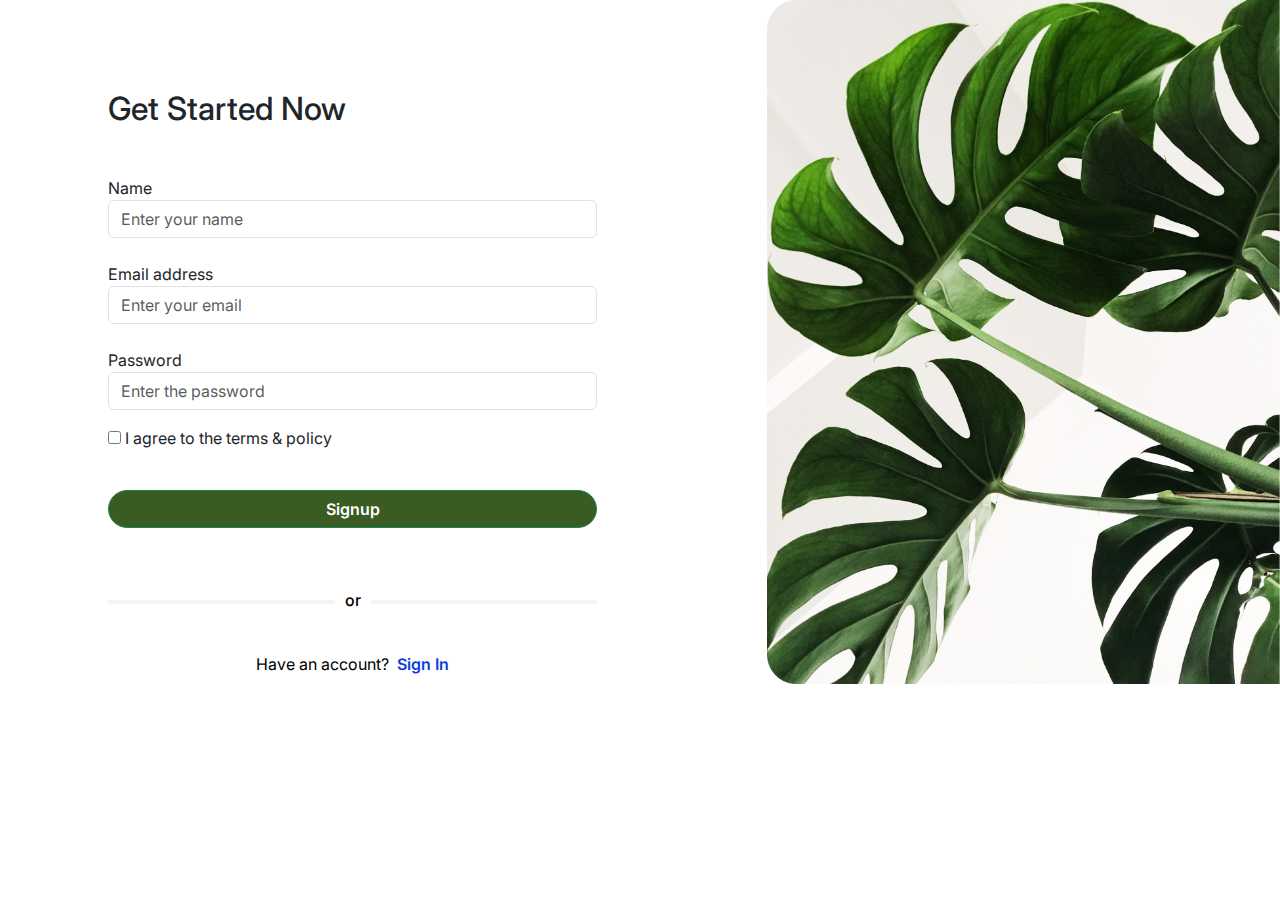
<file: index.html>
<!DOCTYPE html>
<html lang="en">
  <head>
    <meta charset="UTF-8" />
    <meta name="viewport" content="width=device-width, initial-scale=1.0" />
    <title>Register</title>
    <link rel="shortcut icon" href="images/chris-lee-image.png" />
    <link rel="stylesheet" href="./css/bootstrap.min.css" />
    <link rel="stylesheet" href="./css/style.css" />
    <link rel="preconnect" href="https://fonts.googleapis.com" />
    <link rel="preconnect" href="https://fonts.gstatic.com" crossorigin />
    <link
      href="https://fonts.googleapis.com/css2?family=Inter:ital,opsz,wght@0,14..32,100..900;1,14..32,100..900&display=swap"
      rel="stylesheet"
    />
  </head>
  <body>
    <div class="row ms-5 m-0 justify-content-between input-container-parent">
      <div
        class="mx-5 col-md-5 col-sm-12 input-container-child position-relative"
      >
        <h2 class="mb-5">Get Started Now</h2>
        <!-- <p class="mb-5 fw-medium">
          Enter your Credentials to access your account
        </p> -->
        <form id="signInForm">
          <label for="name">Name</label>
          <input
            type="text"
            name="name"
            id="name"
            class="form-control"
            placeholder="Enter your name"
          />
          <div id="nameErrorMessage" class="text-danger mt-2"></div>
          <label for="email" class="mt-3">Email address</label>
          <input
            type="email"
            name="email"
            id="email"
            class="form-control"
            placeholder="Enter your email"
          />
          <div id="emailErrorMessage" class="text-danger mt-2"></div>
          <div id="exist" class="d-none text-center py-3 bg-danger text-white">
            Email already exists
          </div>
          <label for="password" class="mt-3">Password</label>
          <input
            type="password"
            name="password"
            class="form-control"
            id="password"
            placeholder="Enter the password"
          />
          <div id="passwordErrorMessage" class="text-danger mt-2 d-none">
            <p>Password must meet the following criteria:</p>
            <p>- Must be between 6 to 16 characters</p>
            <p>- Must include at least one numeric digit (0-9).</p>
            <p>- Must include at least one special character (!@#$%^&*).</p>
          </div>

          <input type="checkbox" name="checkbox" id="checkbox" value=" " />
          <label for="checkbox" class="mb-3 mt-3"
            >I agree to the terms & policy</label
          >
          <div id="success" class="p-3 text-white text-center d-none">
            Success
          </div>
          <button
            class="btn btn-success mt-4 mb-5 w-100 rounded-pill"
            type="submit"
          >
            Signup
          </button>
        </form>
        <div class="center-line text-center position-relative">
          .
          <div class="center-text position-absolute">or</div>
        </div>
        <a href="login.html" class="text-decoration-none"
          ><p class="text-center mt-5 text-black">
            Have an account? <span class="ps-1 blue-word">Sign In</span>
          </p></a
        >
      </div>
      <div class="col-5 p-0 m-0">
        <img src="./images/chris-lee-image.png" class="w-100" alt="" />
      </div>
    </div>

    <script src="js/bootstrap.bundle.min.js"></script>
    <script src="js/main.js"></script>
  </body>
</html>
</file>
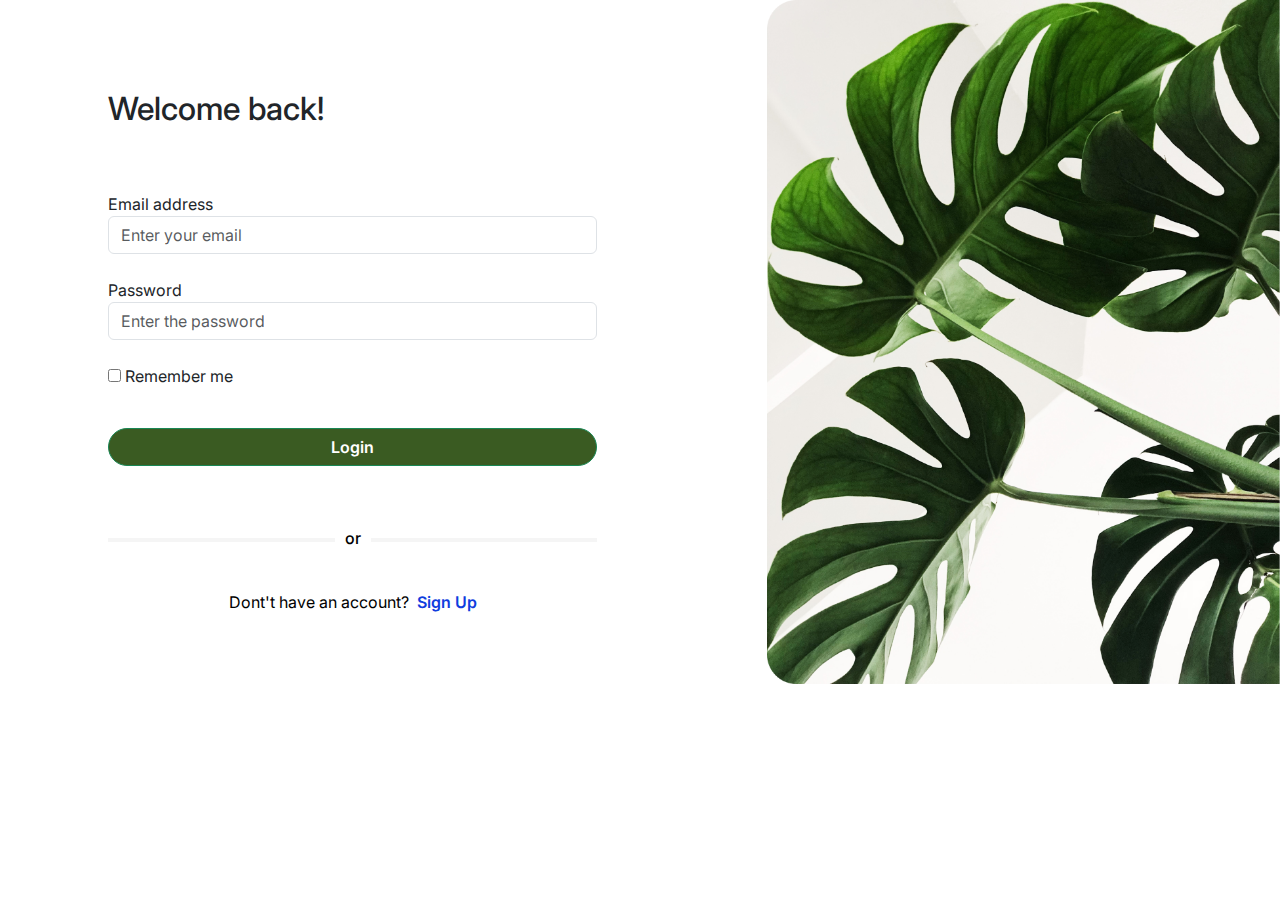
<file: login.html>
<!DOCTYPE html>
<html lang="en">
  <head>
    <meta charset="UTF-8" />
    <meta name="viewport" content="width=device-width, initial-scale=1.0" />
    <title>Login</title>
    <link rel="shortcut icon" href="images/chris-lee-image.png" />
    <link rel="stylesheet" href="./css/bootstrap.min.css" />
    <link rel="stylesheet" href="./css/style.css" />
    <link rel="preconnect" href="https://fonts.googleapis.com" />
    <link rel="preconnect" href="https://fonts.gstatic.com" crossorigin />
    <link
      href="https://fonts.googleapis.com/css2?family=Inter:ital,opsz,wght@0,14..32,100..900;1,14..32,100..900&display=swap"
      rel="stylesheet"
    />
  </head>
  <body>
    <div class="row ms-5 m-0 justify-content-between input-container-parent">
      <div
        class="mx-5 col-md-5 col-sm-12 input-container-child position-relative"
      >
        <h2 class="mb-5">Welcome back!</h2>
        <!-- <p class="mb-5 fw-medium">
          Enter your Credentials to access your account
        </p> -->
        <form id="LoginForm">
          <label for="email" class="mt-3">Email address</label>
          <input
            type="email"
            name="email"
            id="email"
            class="form-control"
            placeholder="Enter your email"
          />
          <div id="emailErrorMessage" class="text-danger mt-2"></div>
          <label for="password" class="mt-3">Password</label>
          <input
            type="password"
            name="password"
            class="form-control"
            id="password"
            placeholder="Enter the password"
          />
          <div id="passwordErrorMessage" class="text-danger mt-2"></div>
          <input type="checkbox" name="checkbox" id="checkbox" value=" " />
          <label for="checkbox" class="mb-3 mt-3">Remember me</label>
          <div id="success" class="p-3 text-white text-center d-none">
            Success
          </div>
          <div
            id="inCorrect"
            class="bg-danger text-white text-center p-3 d-none"
          >
            incorrect email or password
          </div>
          <button class="btn btn-success mt-4 mb-5 w-100 rounded-pill">
            Login
          </button>
        </form>
        <div class="center-line text-center position-relative">
          .
          <div class="center-text position-absolute">or</div>
        </div>
        <a href="index.html" class="text-decoration-none"
          ><p class="text-center mt-5 text-black">
            Dont't have an account? <span class="ps-1 blue-word">Sign Up</span>
          </p></a
        >
      </div>
      <div class="col-5 p-0 m-0">
        <img src="./images/chris-lee-image.png" class="w-100" alt="" />
      </div>
    </div>

    <script src="js/bootstrap.bundle.min.js"></script>
    <script src="js/main.js"></script>
  </body>
</html>
</file>
<file: css/style.css>
body {
  font-family: "Inter", sans-serif;
  font-optical-sizing: auto;
}

button {
  background-color: #3a5b22 !important;
  font-weight: 600 !important;
}

.input-container-child {
  margin-top: 90px !important;
}

@media all and (max-width: 1200px) {
  img {
    display: none;
  }
  .input-container-parent {
    justify-content: center !important;
    margin: 0 !important;
  }
  .input-container-child {
    padding: 0;
    width: 75% !important;
  }
}

label span {
  text-decoration: underline;
}

.center-line {
  color: #fff;
  border-bottom: 4px solid #f5f5f5;
}

.center-text {
  color: #000;
  left: 50%;
  transform: translateX(-50%);
  top: 50%;
  background-color: #fff;
  font-weight: 500;
  padding: 0 10px;
}

.blue-word {
  color: #0f3dde;
  font-weight: 600;
}

button:hover {
  background-color: #47702a !important;
}

#success {
  background-color: #a7d477;
}

html {
  height: 75% !important;
}

.center-div {
  padding: 40px 100px 40px 100px;
  background-color: #47702a;
}
</file>
